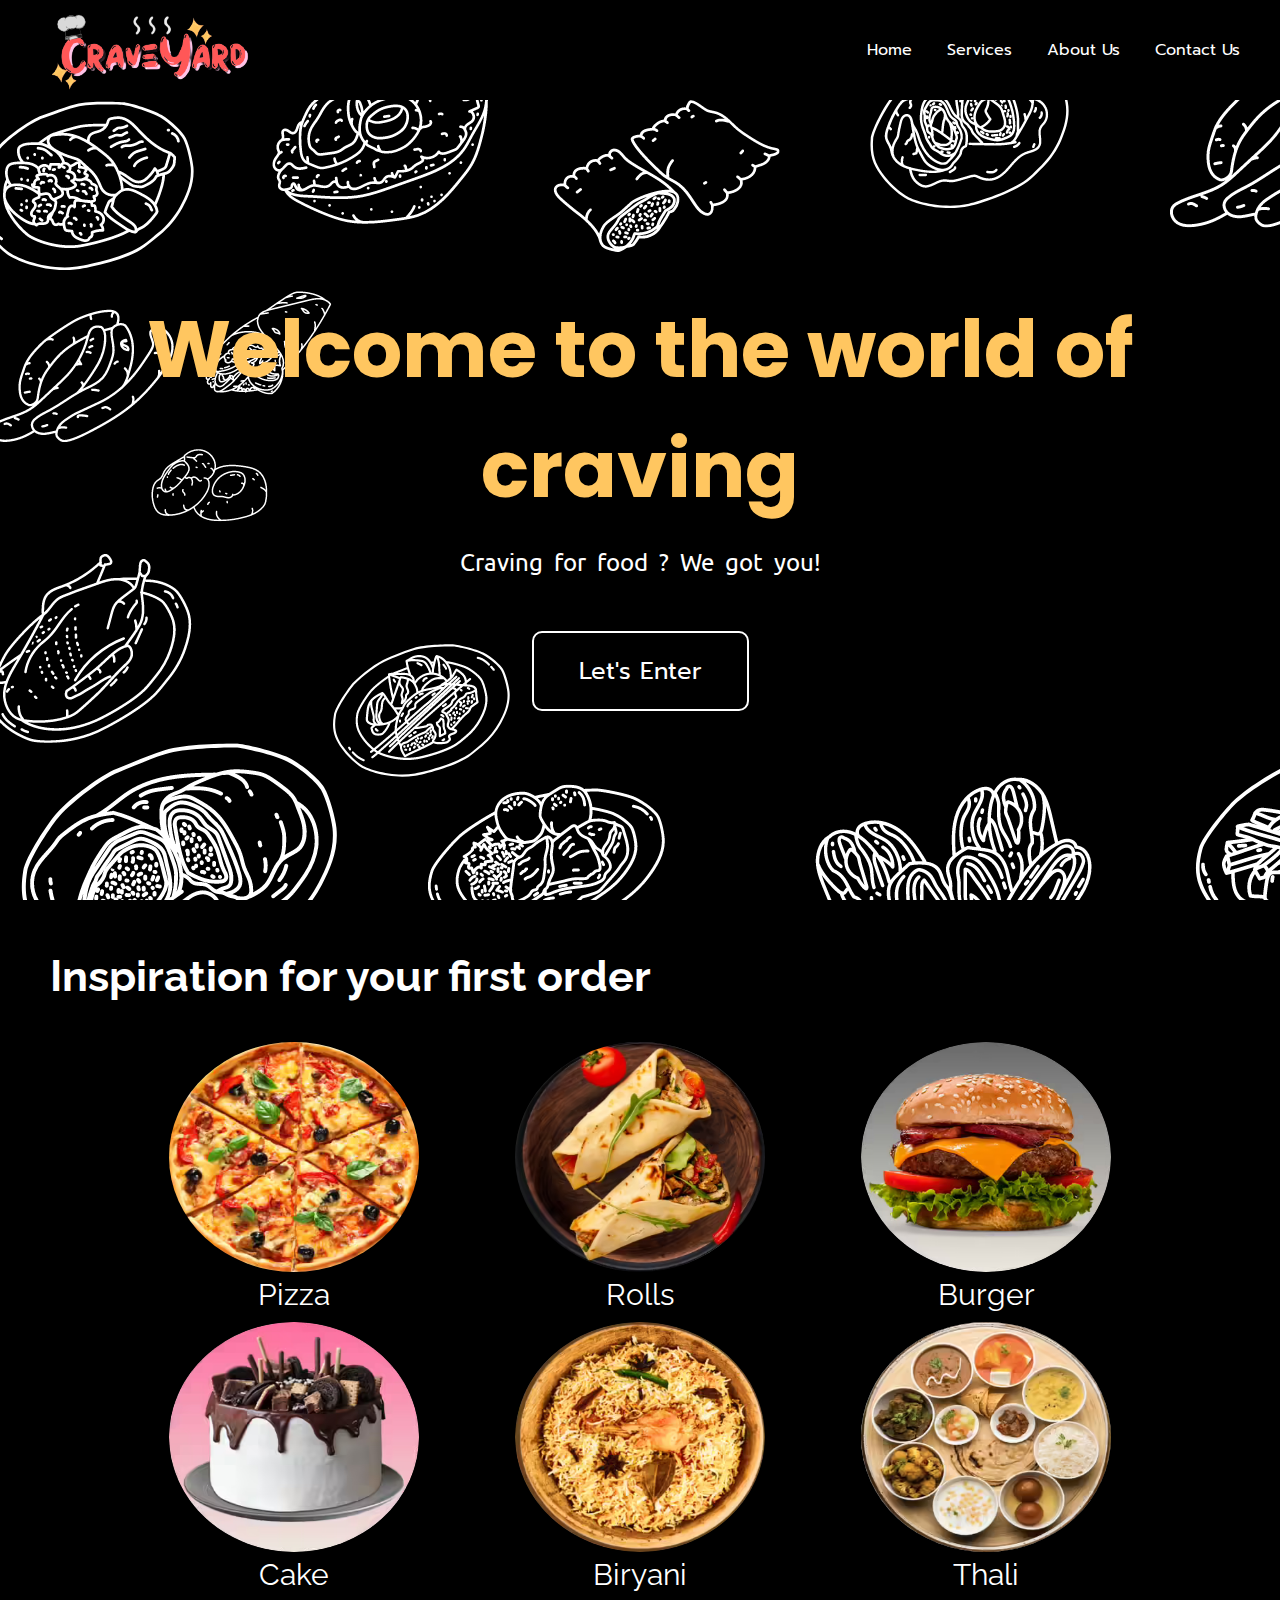
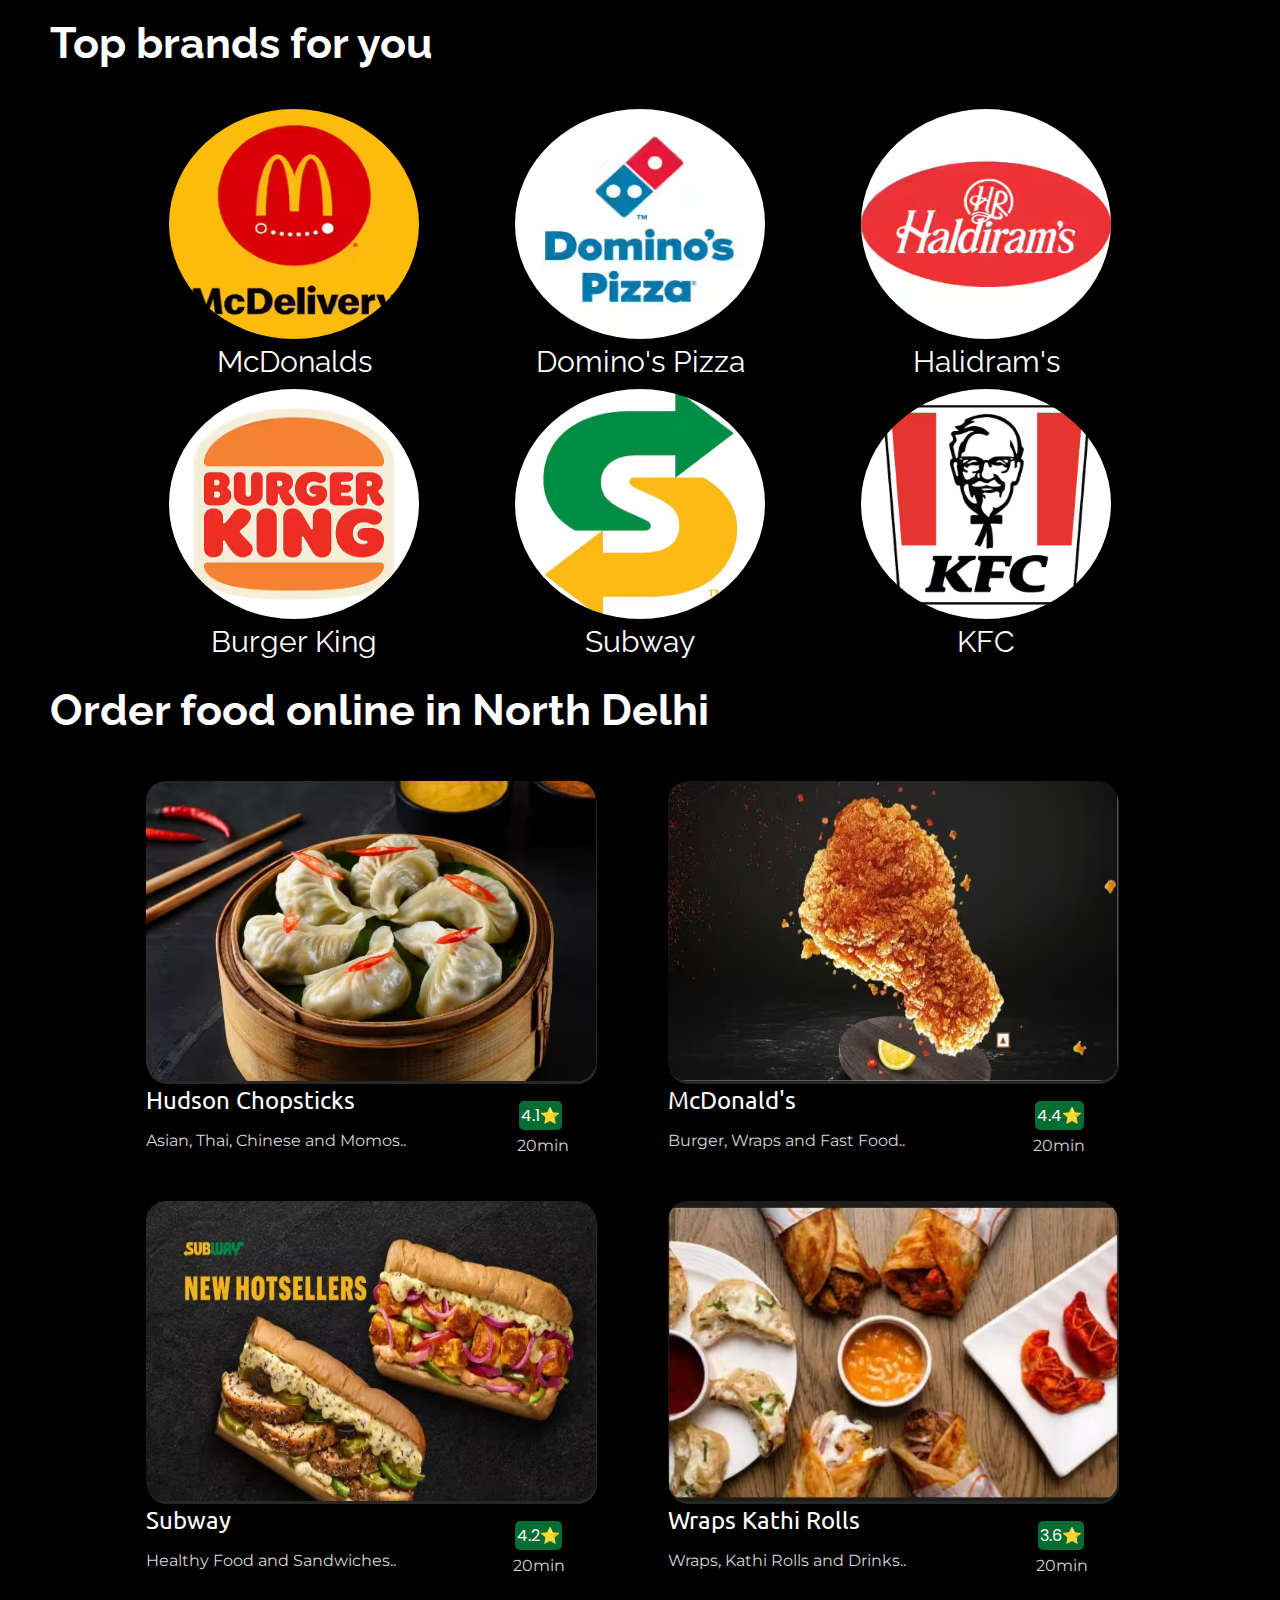
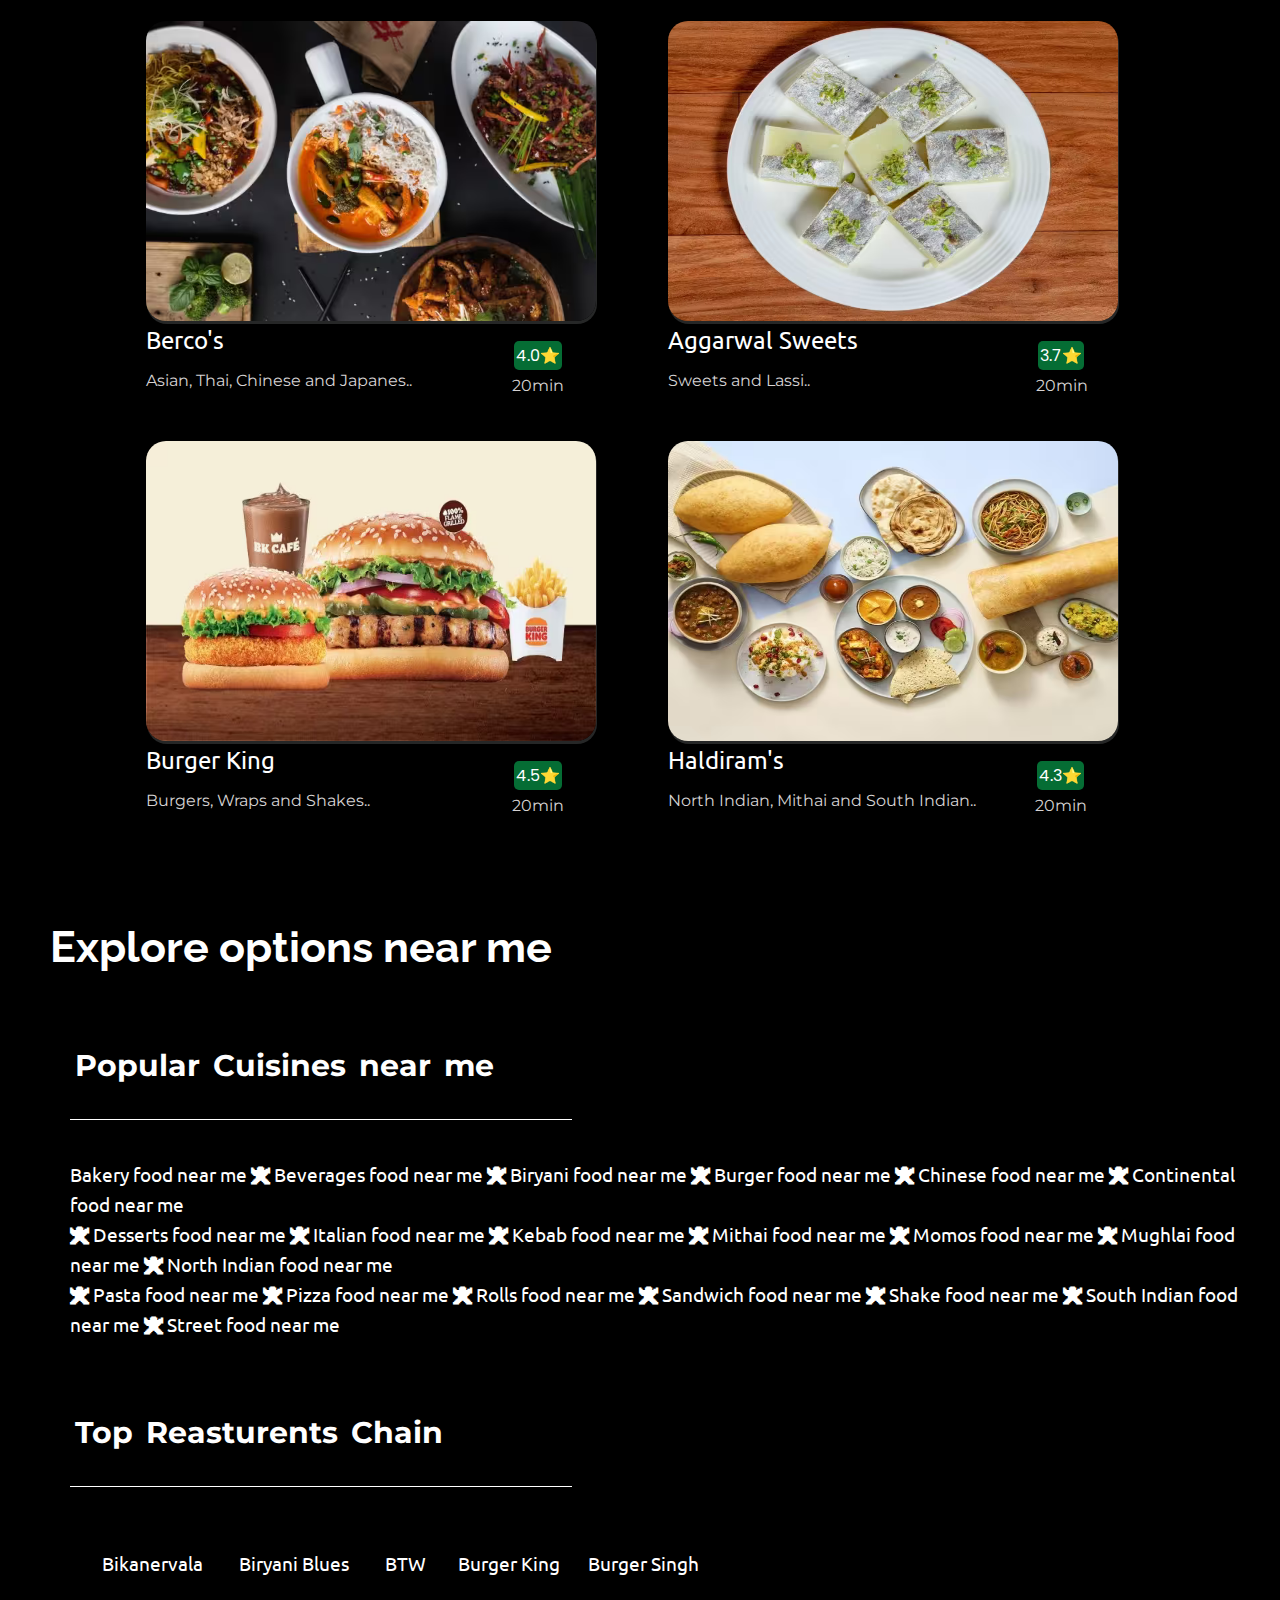
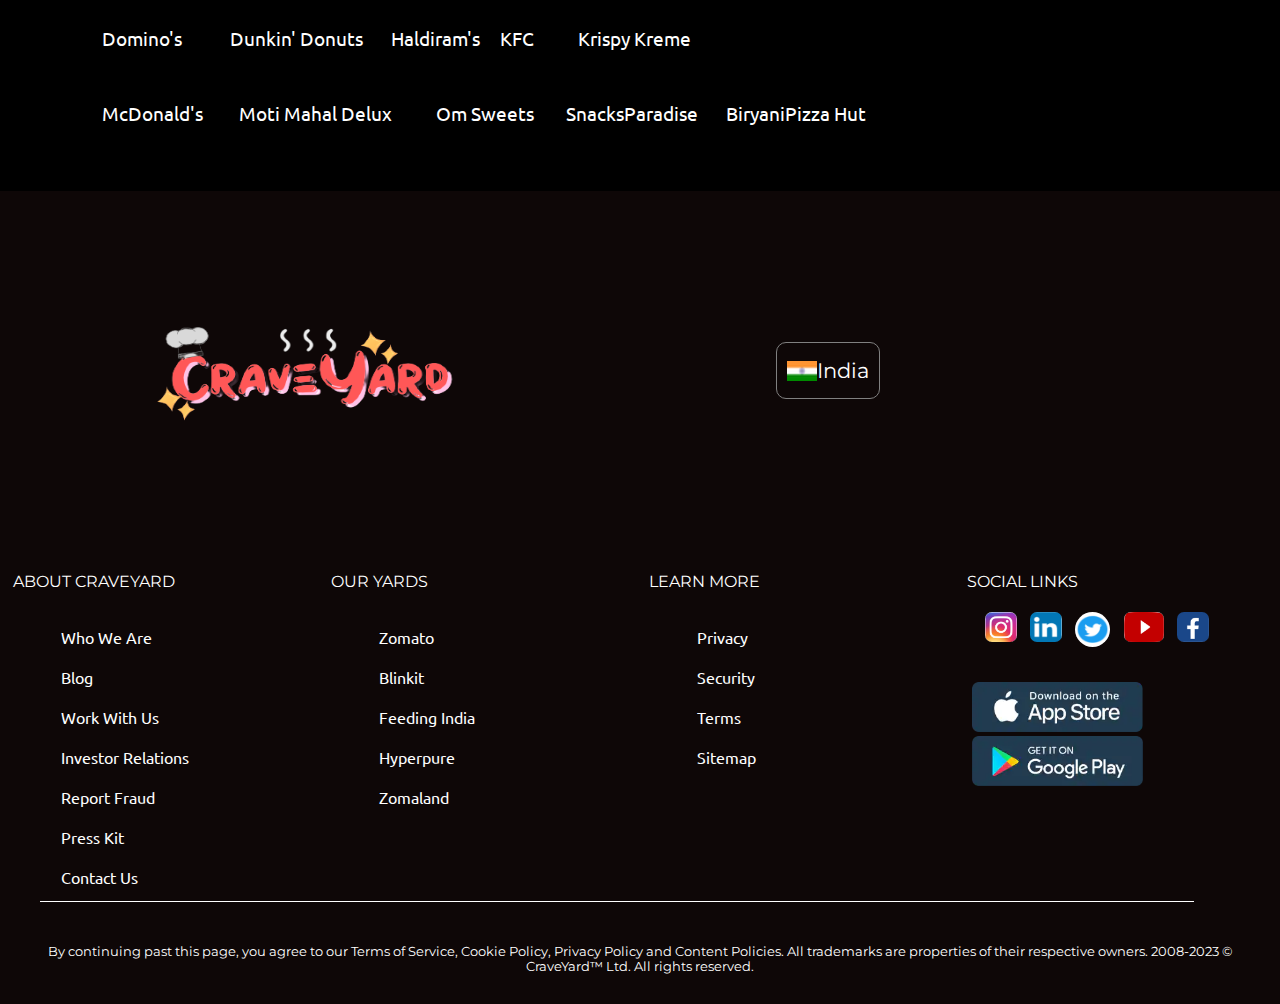
<file: index.html>
<!DOCTYPE html>
<html lang="en">
  <head>
    <meta charset="UTF-8" />
    <meta name="viewport" content="width=device-width, initial-scale=1.0" />
    <title>Craveyard | Food Devlivery Site</title>
    <link rel="preconnect" href="https://fonts.googleapis.com">
    <link rel="preconnect" href="https://fonts.gstatic.com" crossorigin>
    <link href="https://fonts.googleapis.com/css2?family=Montserrat&family=Poppins:wght@800&family=Prompt:wght@900&family=Raleway:wght@100&family=Ubuntu:wght@300&display=swap" rel="stylesheet">
    <link rel="stylesheet" href="styles.css" />
    <link rel="stylesheet" media="screen and (max-width: 1750px)" href="./tablet/tablet.css">
    <link rel="stylesheet" media="screen and (max-width: 1560px)" href="./tablet/tablet1.css">
    <link rel="stylesheet" media="screen and (max-width: 1240px)" href="./tablet/tablet2.css">
    <link rel="stylesheet" media="screen and (max-width: 1043px)" href="./tablet/tablet3.css">
    <link rel="stylesheet" media="screen and (max-width: 1007px)" href="./tablet/tablet4.css">
    <link rel="stylesheet" media="screen and (max-width: 867px)" href="./tablet/tablet5.css">
    <link rel="stylesheet" media="screen and (max-width: 839px)" href="./tablet/tablet6.css">
    <link rel="stylesheet" media="screen and (max-width: 759px)" href="./tablet/tablet7.css">
    <link rel="stylesheet" media="screen and (max-width: 695px)" href="./tablet/tablet8.css">
    <link rel="stylesheet" media="screen and (max-width: 595px)" href="./tablet/tablet9.css">
    <link rel="stylesheet" media="screen and (max-width: 475px)" href="./tablet/tablet10.css">
    <link rel="stylesheet" media="screen and (max-width: 420px)" href="./tablet/tablet11.css">
    <link rel="stylesheet" media="screen and (max-width: 380px)" href="./tablet/tablet12.css">
  </head>
  <body>
    <nav id="navi">
      <div id="logo">
        <img src="./craveyard.png" alt="" id="craveyard" />
      </div>
      <ul>
        <li class="item"><a href="./index.html">Home</a></li>
        <li class="item"><a href="./Let'sEnter.html">Services</a></li>
        <li class="item"><a href="./AboutUs.html">About Us</a></li> 
        <li class="item"><a href="">Contact Us</a></li>
      </ul>
    </nav>
    <section id="home">
      <div id="sabkuch">
      <h1 class="primary">Welcome to the world of craving</h1>
      </br>
      <p id="crave">Craving for food ? We got you!</p>
      </br>
      </br>
      </br>
      <a href="./Let'sEnter.html"><button class="btn1">Let's Enter</button></a>
      </div>
    </section>
    <section id="services">
      <h2 class="secondary">Inspiration for your first order</h2>
      <div id="box">
        <div class="inbox" id="sec1">
          <a class="boxanchor" href=""><img class="boximage" src="./food images/pizza.png" alt=""></a>
          <p class="foodname">Pizza</p>
        </div>
        <div class="inbox" id="sec2">
          <a class="boxanchor" href=""><img class="boximage" src="./food images/rolls.png" alt=""></a>
          <p class="foodname">Rolls</p>
        </div>
        <div class="inbox" id="sec3">
          <a class="boxanchor" href=""><img class="boximage" src="./food images/burger.png" alt=""></a>
          <p class="foodname">Burger</p>
        </div>
        <div class="inbox" id="sec4">
          <a class="boxanchor" href=""><img class="boximage" src="./food images/cake.png" alt=""></a>
          <p class="foodname">Cake</p>
        </div>
        <div class="inbox" id="sec5">
          <a class="boxanchor" href=""><img class="boximage" src="./food images/biryani.png" alt=""></a>
          <p class="foodname">Biryani</p>
        </div>
        <div class="inbox" id="sec6">
          <a class="boxanchor" href=""><img class="boximage" src="./food images/thali.png" alt=""></a>
          <p class="foodname">Thali</p>
        </div>
      </div>
      <h2 class="secondary">Top brands for you</h2>
      <div id="box1">
        <div class="inbox" id="brand1">
          <a href=""><img class="boximage" src="./food brands/mcd.png" alt=""></a>
          <p class="foodname">McDonalds</p>
        </div>
        <div class="inbox" id="brand2">
          <a href=""><img class="boximage" src="./food brands/dominos.png" alt=""></a>
          <p class="foodname">Domino's Pizza</p>
        </div>
        <div class="inbox" id="brand3">
          <a href=""><img class="boximage" src="./food brands/haldirams.png" alt=""></a>
          <p class="foodname">Halidram's</p>
        </div>
        <div class="inbox" id="brand4">
          <a href=""><img class="boximage" src="./food brands/burgerking.png" alt=""></a>
          <p class="foodname">Burger King</p>
        </div>
        <div class="inbox" id="brand5">
          <a href=""><img class="boximage" src="./food brands/subway.png" alt=""></a>
          <p class="foodname">Subway</p>
        </div>
        <div class="inbox" id="brand6">
          <a href=""><img class="boximage" src="./food brands/kfc.png" alt=""></a>
          <p class="foodname">KFC</p>
        </div>
      </div>
      <h2 class="secondary">Order food online in North Delhi</h2>
      <div id="box2">
        <a class="box2anchor" href="">
        <div class="restro" id="restro1">
          <img src="./resto images/1.png" alt="" class="restroimage">
          <p class="restroname">Hudson Chopsticks</p>
          <p class="rating">4.1⭐</p>
          <br>
          <p class="desc">Asian, Thai, Chinese and Momos..</p>
          <p class="distance">20min</p>
        </div>
        </a>
        <a class="box2anchor" href="">
        <div class="restro" id="restro2">
          <img src="./resto images/2.png" alt="" class="restroimage">
          <p class="restroname">McDonald's</p>
          <p class="rating">4.4⭐</p>
          <br>
          <p class="desc">Burger, Wraps and Fast Food..</p>
          <p class="distance">20min</p>
        </div>
        </a>
        <a class="box2anchor" href="">
        <div class="restro" id="restro3">
          <img src="./resto images/3.png" alt="" class="restroimage">
          <p class="restroname" id="subway">Subway</p>
          <p class="rating" id="subrating">4.2⭐</p>
          <br>
          <p class="desc" id="subdesc">Healthy Food and Sandwiches..</p>
          <p class="distance" id="subdis">20min</p>
        </div>
        </a>
        <a class="box2anchor" href="">
        <div class="restro" id="restro4">
          <img src="./resto images/4.png" alt="" class="restroimage">
          <p class="restroname">Wraps Kathi Rolls</p>
          <p class="rating">3.6⭐</p>
          <br>
          <p class="desc">Wraps, Kathi Rolls and Drinks..</p>
          <p class="distance">20min</p>
        </div>
        </a>
        <a class="box2anchor" href="">
        <div class="restro" id="restro5">
          <img src="./resto images/5.png" alt="" class="restroimage">
          <p class="restroname">Berco's </p>
          <p class="rating">4.0⭐</p>
          <br>
          <p class="desc">Asian, Thai, Chinese and Japanes..</p>
          <p class="distance">20min</p>
        </div>
        </a>
        <a class="box2anchor" href="">
        <div class="restro" id="restro6">
          <img src="./resto images/6.png" alt="" class="restroimage">
          <p class="restroname">Aggarwal Sweets</p>
          <p class="rating">3.7⭐</p>
          <br>
          <p class="desc">Sweets and Lassi..</p>
          <p class="distance">20min</p>
        </div>
        </a>
        <a class="box2anchor" href="">
        <div class="restro" id="restro7">
          <img src="./resto images/7.png" alt="" class="restroimage">
          <p class="restroname">Burger King</p>
          <p class="rating">4.5⭐</p>
          <br>
          <p class="desc">Burgers, Wraps and Shakes..</p>
          <p class="distance">20min</p>
        </div>
        </a>
        <a class="box2anchor" href="">
        <div class="restro" id="restro8">
          <img src="./resto images/8.png" alt="" class="restroimage">
          <p class="restroname">Haldiram's</p>
          <p class="rating">4.3⭐</p>
          <br>
          <p class="desc">North Indian, Mithai and South Indian..</p>
          <p class="distance">20min</p>        
        </div>
        </a>
        <a class="box2anchor" href="">
        <div class="restro" id="restro9">
          <img src="./resto images/9.png" alt="" class="restroimage">
          <p class="restroname">Bittoo Samosay Wala</p>
          <p class="rating">4.0⭐</p>
          <br>
          <p class="desc">Street Food and Chinese..</p>
          <p class="distance">20min</p>
        </div>
        </a>
      </div>
      <h2 class="secondary">Explore options near me</h2>
      <h3 class="ternary">Popular Cuisines near me</h3>
      <hr class="line">
      <p class="points">Bakery food near me 🞴 Beverages food near me 🞴 Biryani food near me 🞴 Burger food near me 🞴 Chinese food near me 🞴 Continental food near me
        <br>
        🞴 Desserts food near me 🞴 Italian food near me 🞴 Kebab food near me 🞴 Mithai food near me 🞴 Momos food near me 🞴 Mughlai food near me 🞴 North Indian food near me 
        <br>
        🞴 Pasta food near me 🞴 Pizza food near me 🞴 Rolls food near me 🞴 Sandwich food near me 🞴 Shake food near me 🞴 South Indian food near me 🞴 Street food near me</p>
      <h3 class="ternary">Top Reasturents Chain</h3>   
      <hr class="line">
      <p class="points1">
        Bikanervala         Biryani Blues         BTW        Burger King       Burger Singh
        <br>        
        Domino's            Dunkin' Donuts       Haldiram's     KFC           Krispy Kreme   
        <br>
        McDonald's         Moti Mahal Delux           Om Sweets        SnacksParadise       BiryaniPizza Hut
      </p>
      </section>
    <section id="bottom">
      <div id="bottomdiv">
        <img id="bottomlogo" src="./craveyard.png" alt="">
        <div id="inside">
          <img id="flaglogo" src="./flag.png" alt="">
          <p id="country">India</p>
        </div>
      </div>
      <div id="bottomdiv1">
        <div class="inside1">
          <p class="headings">ABOUT CRAVEYARD</p>
          <p class="hi">
            Who We Are

            Blog
            
            Work With Us
            
            Investor Relations
            
            Report Fraud
            
            Press Kit
            
            Contact Us</p>
        </div>
        <div class="inside1">
          <p class="headings">OUR YARDS</p>
          <p class="hi">
            Zomato

            Blinkit

            Feeding India

            Hyperpure

            Zomaland
          </p>
        </div>
        <div class="inside1">
          <p class="headings" id="learn">LEARN MORE</p>
          <p class="hi">
            Privacy

            Security

            Terms

            Sitemap
          </p>
        </div>
        <div class="inside1">
          <div>
            <p class="headings">SOCIAL LINKS</p>
            <div id="inside12">
              <a href=""><img src="./Social links/insta.png" alt="" class="social"></a>
              <a href=""><img src="./Social links/linkedin.png" alt="" class="social"></a>
              <a href=""><img src="./Social links/twitter.png" alt="" class="socialtw"></a>
              <a href=""><img src="./Social links/youtube.png" alt="" class="socialyt"></a>
              <a href=""><img src="./Social links/facebook.png" alt="" class="social"></a>
            </div>
            <div id="twoimage">
              <img src="./Social links/appstore.png" alt="" class="same">
              <img src="./Social links/playstore.png" alt="" class="same">
            </div>
          </div>
        </div>
      </div>
      <hr class="line1">
      <p class="footer">By continuing past this page, you agree to our Terms of Service, Cookie Policy, Privacy Policy and Content Policies. All trademarks are properties of their respective owners. 
        2008-2023 © CraveYard™ Ltd. All rights reserved.</p>
    </section>
    </body>
</html>
</file>
<file: styles.css>
body{
    width: 100%;
    height: 100%;
    margin: 0;
    padding: 0;
}
#navi{
    display: flex;
    align-items: center;
    justify-content: space-between;
    background-color: black;
    box-shadow: rgba(0, 0, 0, 0.16) 0px 10px 36px 0px, rgba(0, 0, 0, 0.06) 0px 0px 0px 1px;
}
#logo{
    height: 100px;
    width: 300px;
    display: flex;
    align-items: center;
    justify-content: center;
}
#craveyard{
    height: 90px;
    width: 250px;
}
#navi ul{
    display: flex;
}
#navi ul li{
    list-style-type: none;
}
#navi ul li a{
    display: inline-block;
    text-decoration: none;
    font-size: 1.4rem;
    padding: 3px 25px;
    transition-property: background-color;
    transition-duration: 5s;
    transition-timing-function: ease-in-out;
    font-family: 'Prompt', sans-serif;
    color: white;
}
#navi ul li a:hover{
    color: #ffc660;
    text-shadow: #ff5757 1px 0.5px;
}
#home{
    background: url(bg-final.png);
    background-size: cover;
    height: 800px;
    display: flex;
    align-items: center;
    justify-content: center;
    flex-direction: column;
    flex-wrap: wrap;
}
#home h1{
    margin: 0px;
    width: 90%;
}
#home p{
    margin: 0px;
    width: 800px;
    color: white;
    text-align: center;
    font-family: 'Ubuntu', sans-serif;
    word-spacing: 5px;
    font-size: 1.5rem;
}
.primary{
    font-size: 5rem;
    color: #ffc660;
    text-align: center;
    font-family: 'Poppins', sans-serif;
    opacity: 1;
	animation-name: fadeInOpacity;
	animation-iteration-count: 1;
	animation-timing-function: ease-in;
	animation-duration: 2s;
}
@keyframes fadeInOpacity {
	0% {
		opacity: 0;
	}
	100% {
		opacity: 1;
	}
}
#sabkuch{
    display: flex;
    flex-direction: column;
    align-items: center;
}
.btn1{
    border: 2px solid white;
    color: black;
    padding: 20px 45px;
    font-size: 1.5rem;
    background-color: black;
    color: white;
    border-radius: 10px;
    cursor: pointer;
    font-family: 'Prompt', sans-serif;
    transition-property: font-color;
}
.btn1:hover{
    color: #ff5757;
    border-color: #ffc660;
    font-size: 1.6rem;

}
#services{
    padding-top: 50px;
    background-color: black;
}
#services h2{
    margin-top: 0px;
    margin-left: 50px;

}
.secondary{
    color: white;
    font-size: 2.7rem;
    font-family: 'Raleway', sans-serif;
}
.center{
    text-align: center;
}
#box{
    display: flex;
    margin: 20px 80px;
    align-items: center;
    box-sizing: border-box;
    justify-content: center;
    flex-wrap: wrap;
}
.inbox{
    height: 270px;
    width: 300px;
    padding: 5px 5px;
}
.boximage{
    border-radius: 50%;
    height: 230px;
    width: 250px;
}
.foodname{
    font-size: 1.9rem;
    font-family: 'Raleway', sans-serif;
    color: white;
    margin: 0px;
    text-align: center;
}
#box1{
    display: flex;
    margin: 20px 80px;
    align-items: center;
    justify-content: center;
    box-sizing: border-box;
    flex-wrap: wrap;
}
#box div{
    flex-basis: 10%;
}
#box1 div{
    flex-basis: 10%;
}
#box2{
    display: flex;
    height: 1500px;
    align-items: center;
    justify-content: center;
    box-sizing: border-box;
    flex-wrap: wrap;
}
.box2anchor{
    text-decoration: none;
}
.restro{
    height: 400px;
    margin: 5px 8px;
    width: 466px;
    padding: 5px 20px;  
}
.restro:hover{
    border-radius: 20px;
    background-color: rgb(31, 30, 30);
    box-shadow: rgba(146, 145, 145, 0.24) 0px 3px 8px;
}
.restroimage{
    height: 300px;
    width: 450px;
    border-radius: 20px;
    box-shadow: rgb(38, 39, 39) 1px 3px;
}
.restroname{
    font-size: 1.5rem;
    font-family: 'Ubuntu', sans-serif;
    color: white;
    margin: 0px;
    display: inline-block;
}
.rating{
    display: block;
    position: relative;
    float: right;
    right: 50px;
    font-size: 1rem;
    color: white;
    font-family: 'Poppins', sans-serif;
    word-spacing: 10px;
    background-color: rgb(5, 109, 52);
    padding: 2px 2px;
    border-radius: 5px;
    overflow: auto;
}
.desc{
    display: inline-block;
    color: rgb(214, 211, 211);
    font-family: 'Montserrat', sans-serif;
}
.distance{
    display: inline-block;
    float: right;
    padding-top: 5px;
    color: rgb(214, 211, 211);
    font-family: 'Montserrat', sans-serif;
}
.ternary{
    color: white;
    font-family: 'Montserrat', sans-serif;
    margin: 75px;
    font-size: 1.9rem;
    word-spacing: 5px;
}
.line{
    border-style: solid;
    border-color: white;
    border-top: 0.5px;
    width: 500px;
    float: left;
    margin-top: -40px;
    margin-left: 70px;
}
.points{
    color: white;
    font-family: 'Ubuntu','sans-serif';
    margin-left: 70px;
    font-size: 1.2rem;
    line-height: 30px;
}
.points1{
    white-space: pre;
    color: white;
    font-family: 'Ubuntu','sans-serif';
    margin-left: 70px;
    font-size: 1.2rem;
    padding-bottom: 40px;
    margin-bottom: 0px;
}
#bottom{
    background-color: rgba(7, 0, 0, 0.973);
}
#bottomlogo{
    margin: 30px 55px;
    height: 100px;
    width: 300px;
}
#flaglogo{
    height: 20px;
    width: 30px;
}
#country{
    color: white;
    font-family: 'Montserrat', sans-serif;
    font-size: 1.3rem;
}
#bottomdiv{
    display: flex;
    justify-content: space-between;
    align-items: center;
    padding: 100px 100px;
}
#inside{
    display: flex;
    align-items: center;
    margin-right: 300px;
    border: 1px solid grey;
    border-radius: 10px;
    padding: 10px 10px;
    height: 35px;
}
#bottomdiv1{
    display: flex;
    align-items: center;
    justify-content: space-evenly;
}
.inside1{
    height: 300px;
    width: 300px;
    padding: 5px 5px;
}
.headings{
    color: white;
    font-family: 'Montserrat', sans-serif;
}
.hi{
    color: white;
    white-space: pre;
    font-family: 'Ubuntu', sans-serif;

}
#inside12{
    display: flex;
    justify-content: space-evenly;
    height: 50px;
    width: 250px;
    padding: 5px 5px;
}
.social{
    height: 30px;
    width: 32px;
    border-radius: 7px;

}
.socialyt{
    height: 30px;
    width: 40px;
    border-radius: 7px;
}
.socialtw{
    height: 35px;
    width: 35px;
    border-radius: 70%;
}
#twoimage{
    justify-content: space-evenly;
    height: 100px;
    width: 250px;
    margin-top: 10px;
    padding: 5px 5px;
}
.same{
    height: 50px;
}
.line1{
    border-style: solid;
    border-color: white;
    border-top: 0.5px;
    border-width: 0.1px;
    width: 90%;
    margin-top: 40px;
    margin-left: 40px;
}
.footer{
    color: white;
    font-family: 'Montserrat', sans-serif;
    font-size: 0.8rem;
    padding: 30px 30px;
    text-align: center;
    margin-bottom: 0px;
}
</file>
<file: tablet/tablet.css>
#body{
    overflow: hidden;
}

#home{
    overflow: hidden;
}
#logo{
    justify-content: center;
}
#navi img{
    height: 80px;
    width: 200px;
}
#navi ul{
    padding-right: 30px;
}
#navi ul li a{
    font-size: 1rem;
    padding-right: 10px;
}
#home button{
    align-self: center;

}
#services{
    overflow: hidden;
}
#box{
    overflow: hidden;
}
#box1{
    overflow: hidden;
}
.points{
    width: 75rem;
}
.points1{
    width: 200px;
}

#box div{
    flex-basis: 30%;
    display: flex;
    flex-direction: column;
    align-items: center;
}
#box1 div{
    flex-basis: 30%;
    display: flex;
    flex-direction: column;
    align-items: center;
}
</file>
<file: tablet/tablet1.css>
#restro9{
    display: none;
}
#box2{
    padding-bottom: 1750px;
}
</file>
<file: tablet/tablet2.css>
#home{
    background-position: center;
}
#home h1{
    font-size: 4.5rem;
}
.points{
    width: 60rem;
}
#bottomdiv1{
    padding-right: 10rem;
    padding-left: 10rem;
}
.footer{
    padding: 2rem 3rem;
}
</file>
<file: tablet/tablet3.css>
#box2{
    padding: auto 5rem;
}
.restro{
    height: 3rem;
    width: 28rem;
}
.points{
    width: 70%;
}
.inside1{

    padding: 6px 20px;
}
#learn{
    width: 7rem;
}
</file>
<file: tablet/tablet4.css>
#box2{
    padding-bottom: 208rem;
}
#home h1{
    font-size: 4rem;
}
</file>
<file: tablet/tablet5.css>
.points1{
    white-space-collapse: preserve-breaks;
}
</file>
<file: tablet/tablet6.css>
#navi{
    flex-direction: column;
    justify-content: center;
}
#bottomdiv1{
    font-size: 0.8rem;
    padding: 5rem 10rem;
}
</file>
<file: tablet/tablet7.css>
#home h1{
    font-size: 3.1rem;
}
#bottomdiv1{
    flex-direction: column;
}
</file>
<file: tablet/tablet8.css>
#home h1{
    font-size: 2rem;
    padding-right: 7rem;
}
#crave{
    display: inline-block;
    width: 30%;
    margin-right: 30rem;
}
#sabkuch{
}
.btn1{
    font-size: 1rem;
    margin-right: 7rem;
}
.points1{
    white-space: nowrap;
    font-size: 1rem;
    line-height: 200%;
}
</file>
<file: tablet/tablet9.css>
#home h1{
    font-size: 1.7rem;
    padding-right: 10rem;
}
#home p{
    font-size: 1.2rem;
}
.points1{
    font-size: 0.85rem;
}
#bottomdiv{
    flex-direction: column;
}
</file>
<file: tablet/tablet10.css>
#home h1{
    font-size: 1.9rem;
    padding-right: 1rem;
}
#home p{
    display: none;
}
.btn1{
    margin-right: 1rem;
}
.points1{
    font-size: 0.6rem;
    word-spacing: 3px;
    line-height: 250%;
}
</file>
<file: tablet/tablet11.css>
#navi ul li a{
    font-size: 0.7rem;
}
.resrto{
}
.restroimage{
    margin-left: 30px;
    height: 330px;
    width: 350px;
}
.restroname{
    margin-left: 30px;
}
.desc{
    margin-left: 30px;
}
#box2{
    padding-bottom: 220rem;
}
#subway{
    display: block;
}
#subdesc{
    padding-top: -1px;
}
#subdis{
    padding-top: 10px;
}
.secondary{
    font-size: 2rem;
}
.points1{
    font-size: 0.5rem;
}
</file>
<file: tablet/tablet12.css>
.inbox{
    width: 260px;
}
.boximage{
    width: 210px;
}
.restroimage{
    width: 300px;
    margin-left: 70px;
}
.restroname{
    margin-left: 70px;
    font-size: 1.5rem;
}
.desc{
    margin-left: 70px;
    font-size: 0.8rem;
}
#inside{
    margin-left: 100px;
}
.secondary{
    font-size: 1.7rem;
}
.line1{
    width: 70%;
}
</file>
